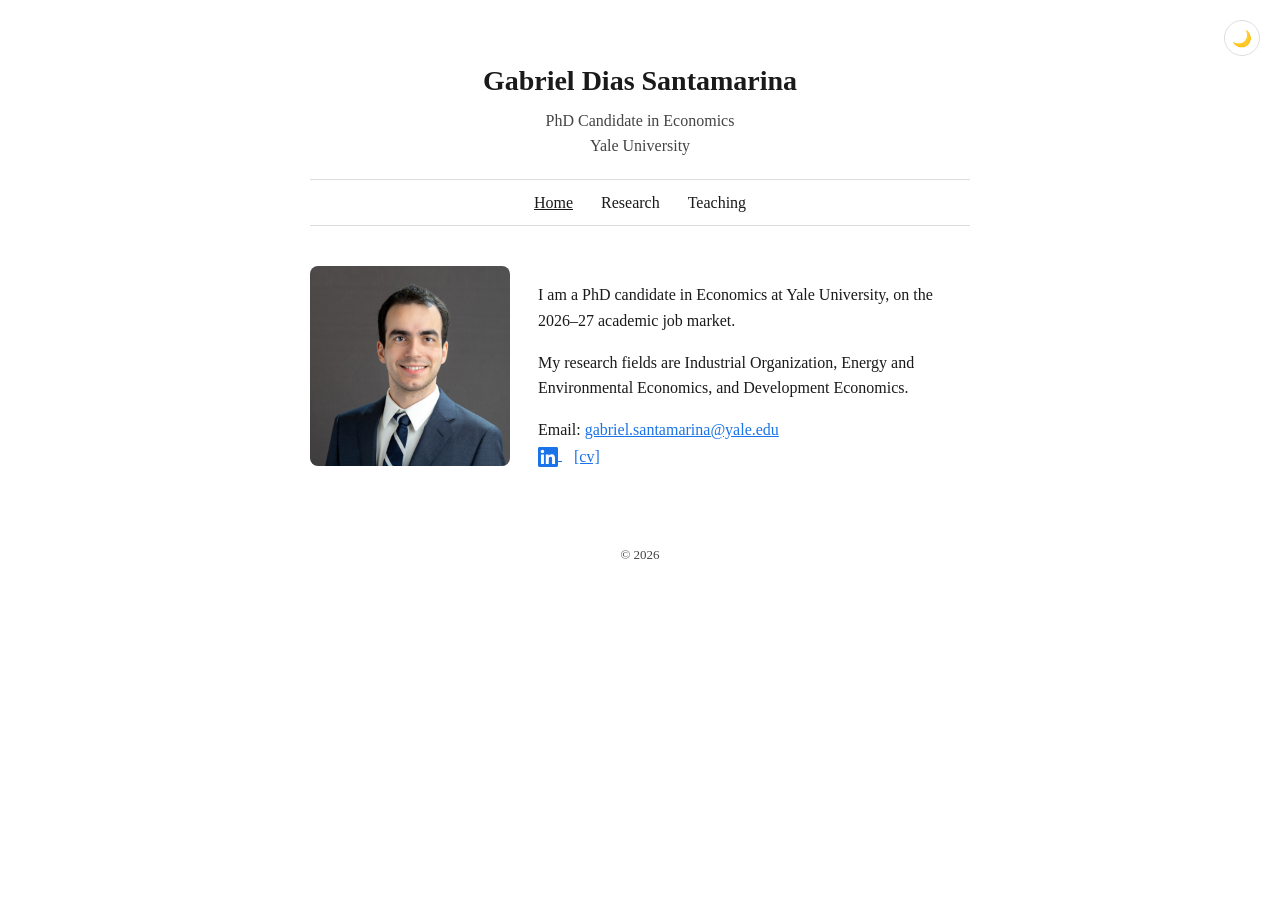
<file: index.html>
<!DOCTYPE html>
<html lang="en">
<head>
<meta charset="UTF-8">
<meta name="viewport" content="width=device-width, initial-scale=1.0">
<title>Gabriel Dias Santamarina</title>
<meta name="description" content="Gabriel Dias Santamarina — PhD Candidate in Economics, Yale University">
<link rel="stylesheet" href="style.css">
</head>
<body>

<button id="theme-toggle" aria-label="Toggle dark mode">🌙</button>

<header>
  <h1>Gabriel Dias Santamarina</h1>
  <p>PhD Candidate in Economics<br>Yale University</p>
</header>

<nav>
  <a href="index.html" class="active">Home</a>
  <a href="research.html">Research</a>
  <a href="teaching.html">Teaching</a>
</nav>

<main>
  <section class="intro">
    <img src="JMP_Photo.jpg" alt="Gabriel Dias Santamarina">
    <div>
      <p>
        I am a PhD candidate in Economics at Yale University, on the 2026–27 academic job market.
      </p>
      <p>
        My research fields are Industrial Organization, Energy and Environmental Economics, and Development Economics.
      </p>
      <p>
        Email: <a href="mailto:gabriel.santamarina@yale.edu">gabriel.santamarina@yale.edu</a><br>
        <a href="https://www.linkedin.com/in/gabriel-dias-santamarina-1132b9433/" target="_blank" aria-label="LinkedIn">
          <svg xmlns="http://www.w3.org/2000/svg" width="20" height="20" viewBox="0 0 24 24" fill="currentColor" style="vertical-align: middle;">
            <path d="M20.447 20.452h-3.554v-5.569c0-1.328-.027-3.037-1.852-3.037-1.853 0-2.136 1.446-2.136 2.939v5.667H9.351V9h3.414v1.561h.046c.477-.9 1.637-1.85 3.37-1.85 3.601 0 4.267 2.37 4.267 5.455v6.286zM5.337 7.433c-1.144 0-2.063-.926-2.063-2.065 0-1.138.92-2.063 2.063-2.063 1.14 0 2.064.925 2.064 2.063 0 1.139-.925 2.065-2.064 2.065zm1.782 13.019H3.555V9h3.564v11.452zM22.225 0H1.771C.792 0 0 .774 0 1.729v20.542C0 23.227.792 24 1.771 24h20.451C23.2 24 24 23.227 24 22.271V1.729C24 .774 23.2 0 22.222 0h.003z"/>
          </svg>
        </a>
        <a href="DiasSantamarina_Gabriel_CV.pdf" target="_blank" style="margin-left: 12px; vertical-align: middle;">[cv]</a>
      </p>
    </div>
  </section>
</main>

<footer>
  <p>&copy; 2026</p>
</footer>

<script>
  const toggle = document.getElementById('theme-toggle');
  if (localStorage.getItem('theme') === 'dark') {
    document.body.classList.add('dark');
    toggle.textContent = '☀️';
  }
  toggle.addEventListener('click', () => {
    document.body.classList.toggle('dark');
    const dark = document.body.classList.contains('dark');
    toggle.textContent = dark ? '☀️' : '🌙';
    localStorage.setItem('theme', dark ? 'dark' : 'light');
  });
</script>

</body>
</html>
</file>
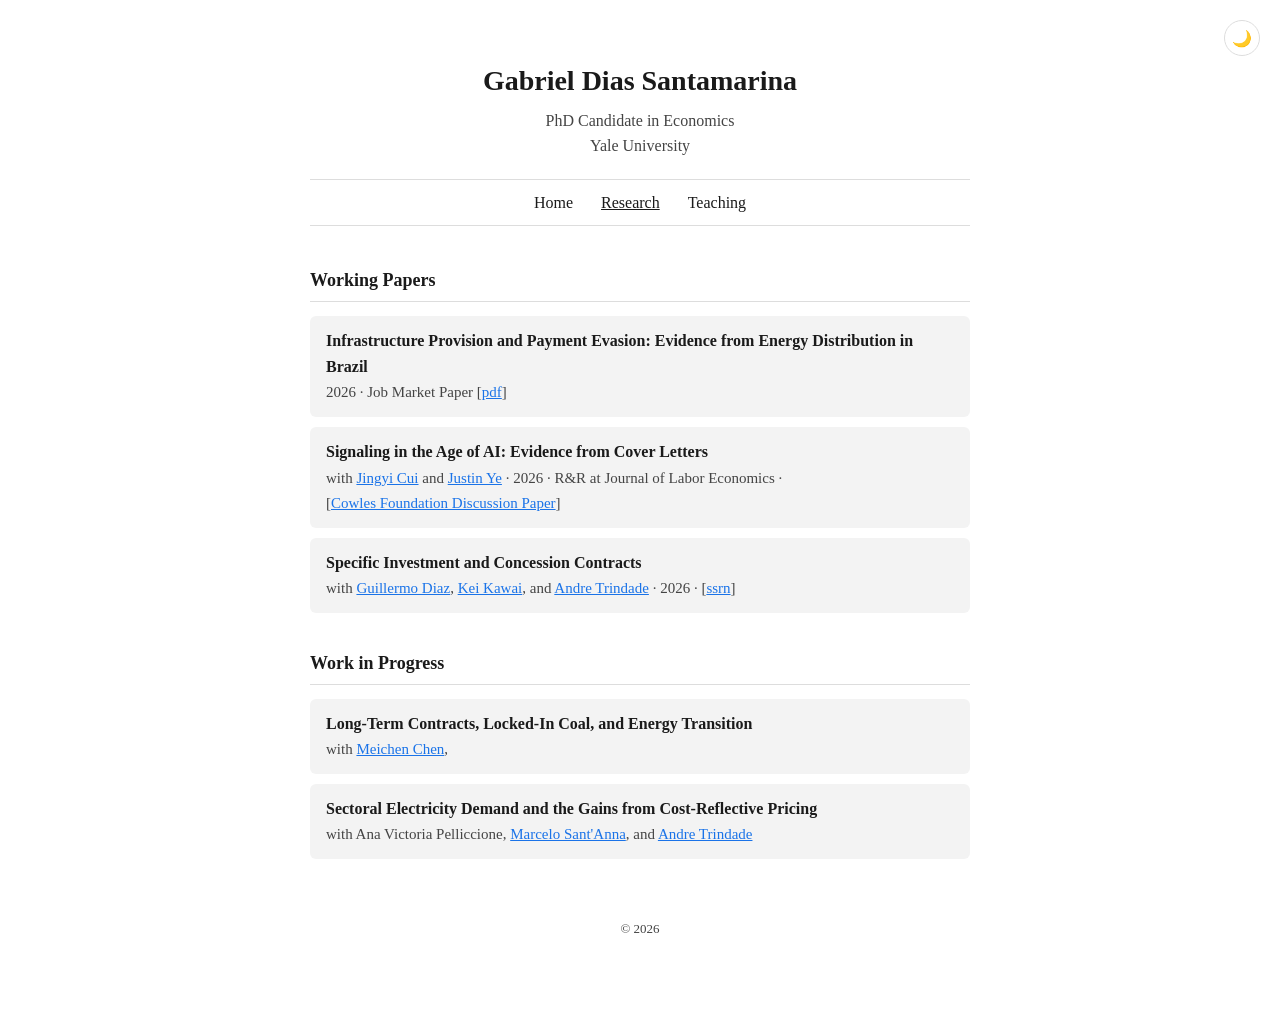
<file: research.html>
<!DOCTYPE html>
<html lang="en">
<head>
<meta charset="UTF-8">
<meta name="viewport" content="width=device-width, initial-scale=1.0">
<title>Research | Gabriel Dias Santamarina</title>
<link rel="stylesheet" href="style.css?v=3">
</head>
<body>

<button id="theme-toggle" aria-label="Toggle dark mode">🌙</button>

<header>
  <h1>Gabriel Dias Santamarina</h1>
  <p>PhD Candidate in Economics<br>Yale University</p>
</header>

<nav>
  <a href="index.html">Home</a>
  <a href="research.html" class="active">Research</a>
  <a href="teaching.html">Teaching</a>
</nav>

<main>
  <section>
    <h2>Working Papers</h2>

    <div class="course">
      <strong>Infrastructure Provision and Payment Evasion: Evidence from Energy Distribution in Brazil</strong>
      <span> 
        2026 · Job Market Paper [<a href="https://gabrieldiassantamarina.github.io/DiasSantamarina_Gabriel_jmp.pdf" target="_blank">pdf</a>]
      </span>
    </div>

    <div class="course">
      <strong>Signaling in the Age of AI: Evidence from Cover Letters</strong>
      <span>
        with <a href="https://jingyi-cui.github.io" target="_blank">Jingyi Cui</a> and <a href="https://economics.yale.edu/people/justin-ye" target="_blank">Justin Ye</a> · 2026 · R&amp;R at Journal of Labor Economics · <br>
        [<a href="https://cowles.yale.edu/research/cfdp-2577-signaling-age-ai-evidence-cover-letters" target="_blank">Cowles Foundation Discussion Paper</a>]
      </span>
    </div>

    <div class="course">
      <strong>Specific Investment and Concession Contracts</strong>
      <span>
        with <a href="https://sites.google.com/view/guillermodiaz-academic" target="_blank">Guillermo Diaz</a>, <a href="http://www.keikawai.com" target="_blank">Kei Kawai</a>, and <a href="https://sites.google.com/site/andretrindade/" target="_blank">Andre Trindade</a> · 2026 · [<a href="https://papers.ssrn.com/sol3/papers.cfm?abstract_id=7714958" target="_blank">ssrn</a>]
      </span>
    </div>
  </section>

  <section>
    <h2>Work in Progress</h2>

    <div class="course">
      <strong>Long-Term Contracts, Locked-In Coal, and Energy Transition</strong>
      <span>
        with <a href="https://meichen-chen.github.io" target="_blank">Meichen Chen</a>,
      </span>
    </div>

    <div class="course">
      <strong>Sectoral Electricity Demand and the Gains from Cost-Reflective Pricing</strong>
      <span>
        with Ana Victoria Pelliccione, <a href="https://marcelosantanna.wordpress.com" target="_blank">Marcelo Sant'Anna</a>, and <a href="https://sites.google.com/site/andretrindade/" target="_blank">Andre Trindade</a> 
      </span>
    </div>
  </section>
</main>

<footer>
  <p>&copy; 2026</p>
</footer>

<script>
  const toggle = document.getElementById('theme-toggle');
  if (localStorage.getItem('theme') === 'dark') {
    document.body.classList.add('dark');
    toggle.textContent = '☀️';
  }
  toggle.addEventListener('click', () => {
    document.body.classList.toggle('dark');
    const dark = document.body.classList.contains('dark');
    toggle.textContent = dark ? '☀️' : '🌙';
    localStorage.setItem('theme', dark ? 'dark' : 'light');
  });
</script>

</body>
</html>
</file>
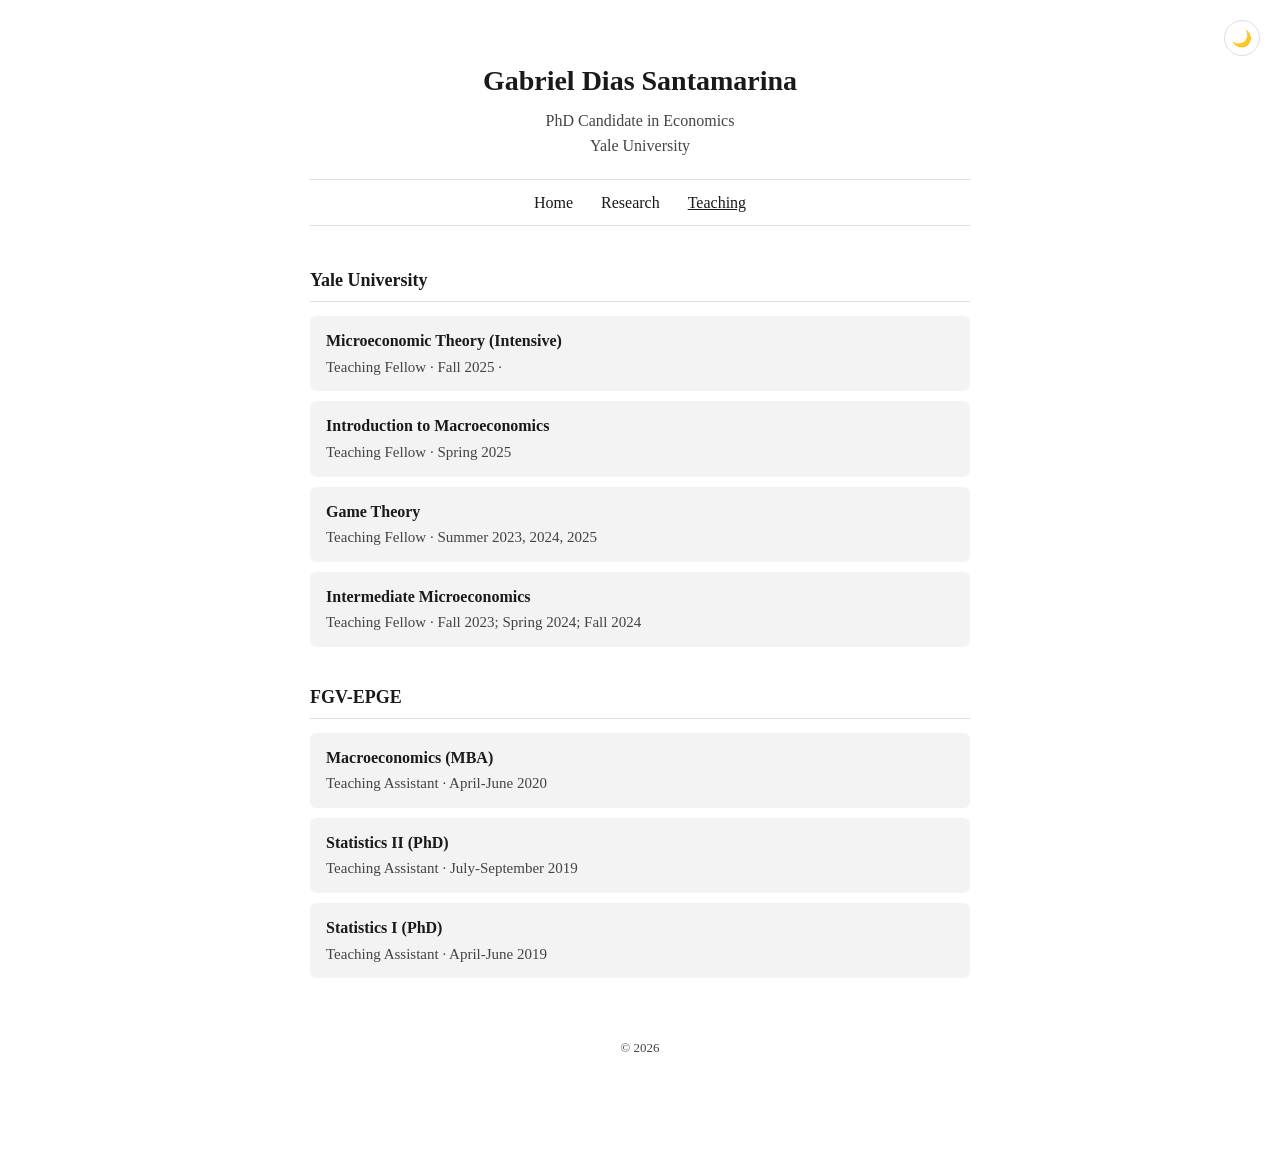
<file: teaching.html>
<!DOCTYPE html>
<html lang="en">
<head>
<meta charset="UTF-8">
<meta name="viewport" content="width=device-width, initial-scale=1.0">
<title>Teaching | Gabriel Dias Santamarina</title>
<link rel="stylesheet" href="style.css">
</head>
<body>

<button id="theme-toggle" aria-label="Toggle dark mode">🌙</button>

<header>
  <h1>Gabriel Dias Santamarina</h1>
  <p>PhD Candidate in Economics<br>Yale University</p>
</header>

<nav>
  <a href="index.html">Home</a>
  <a href="research.html">Research</a>
  <a href="teaching.html" class="active">Teaching</a>
</nav>

<main>
  <section>
    <h2>Yale University</h2>

    <div class="course">
      <strong>Microeconomic Theory (Intensive)</strong>
      <span>Teaching Fellow · Fall 2025 · </span>
    </div>

    <div class="course">
      <strong>Introduction to Macroeconomics</strong>
      <span>Teaching Fellow · Spring 2025</span>
    </div>

    <div class="course">
      <strong>Game Theory</strong>
      <span>Teaching Fellow · Summer 2023, 2024, 2025</span>
    </div>

    <div class="course">
      <strong>Intermediate Microeconomics</strong>
      <span>Teaching Fellow · Fall 2023; Spring 2024; Fall 2024 </span>
    </div>
  </section>

  <section>
    <h2>FGV-EPGE</h2>

    <div class="course">
      <strong>Macroeconomics (MBA)</strong>
      <span>Teaching Assistant · April-June 2020</span>
    </div>

    <div class="course">
      <strong>Statistics II (PhD)</strong>
      <span>Teaching Assistant · July-September 2019</span>
    </div>

    <div class="course">
      <strong>Statistics I (PhD)</strong>
      <span>Teaching Assistant · April-June 2019</span>
    </div>
  </section>
</main>

<footer>
  <p>&copy; 2026</p>
</footer>

<script>
  const toggle = document.getElementById('theme-toggle');
  if (localStorage.getItem('theme') === 'dark') {
    document.body.classList.add('dark');
    toggle.textContent = '☀️';
  }
  toggle.addEventListener('click', () => {
    document.body.classList.toggle('dark');
    const dark = document.body.classList.contains('dark');
    toggle.textContent = dark ? '☀️' : '🌙';
    localStorage.setItem('theme', dark ? 'dark' : 'light');
  });
</script>

</body>
</html>
</file>
<file: style.css>
:root {
  --bg: #ffffff;
  --text: #1a1a1a;
  --accent: #444444;
  --border: #dddddd;
}

body.dark {
  --bg: #121212;
  --text: #e6e6e6;
  --accent: #aaaaaa;
  --border: #333333;
}

* {
  box-sizing: border-box;
}

body {
  background-color: var(--bg);
  color: var(--text);
  font-family: Georgia, 'Times New Roman', serif;
  max-width: 700px;
  margin: 0 auto;
  padding: 40px 20px 80px;
  line-height: 1.6;
  transition: background-color 0.2s, color 0.2s;
}

#theme-toggle {
  position: fixed;
  top: 20px;
  right: 20px;
  background: none;
  border: 1px solid var(--border);
  border-radius: 50%;
  width: 36px;
  height: 36px;
  cursor: pointer;
  font-size: 16px;
}

header {
  text-align: center;
  margin-bottom: 20px;
}

header img {
  width: 140px;
  height: 140px;
  object-fit: cover;
  border-radius: 50%;
  margin-bottom: 16px;
}

header h1 {
  margin-bottom: 4px;
  font-size: 28px;
}

header p {
  color: var(--accent);
  margin-top: 0;
}

nav {
  text-align: center;
  margin-bottom: 40px;
  border-top: 1px solid var(--border);
  border-bottom: 1px solid var(--border);
  padding: 10px 0;
}

nav a {
  color: var(--text);
  text-decoration: none;
  margin: 0 12px;
}

nav a:hover {
  text-decoration: underline;
}

section {
  margin-bottom: 36px;
}

h2 {
  font-size: 18px;
  border-bottom: 1px solid var(--border);
  padding-bottom: 6px;
  margin-bottom: 14px;
}

a {
  color: #1a73e8;
}

body.dark a {
  color: #8ab4f8;
}

nav a {
  color: var(--text);
}

main img {
  width: 200px;
  height: 200px;
  max-width: 100%;
  object-fit: cover;
  border-radius: 8px;
}

ul {
  padding-left: 20px;
}

footer {
  text-align: center;
  color: var(--accent);
  font-size: 13px;
  margin-top: 60px;
}

.intro {
  display: flex;
  gap: 28px;
  align-items: flex-start;
}

.intro img {
  width: 200px;
  height: 200px;
  object-fit: cover;
  border-radius: 8px;
  flex-shrink: 0;
}

nav a.active {
  text-decoration: underline;
}

@media (max-width: 600px) {
  .intro {
    flex-direction: column;
    align-items: center;
  }
}

.course {
  background: #f3f3f3;
  border-radius: 6px;
  padding: 12px 16px;
  margin-bottom: 10px;
}

.course strong {
  display: block;
}

.course span {
  color: var(--accent);
  font-size: 15px;
}

body.dark .course {
  background: #1e1e1e;
}
</file>
